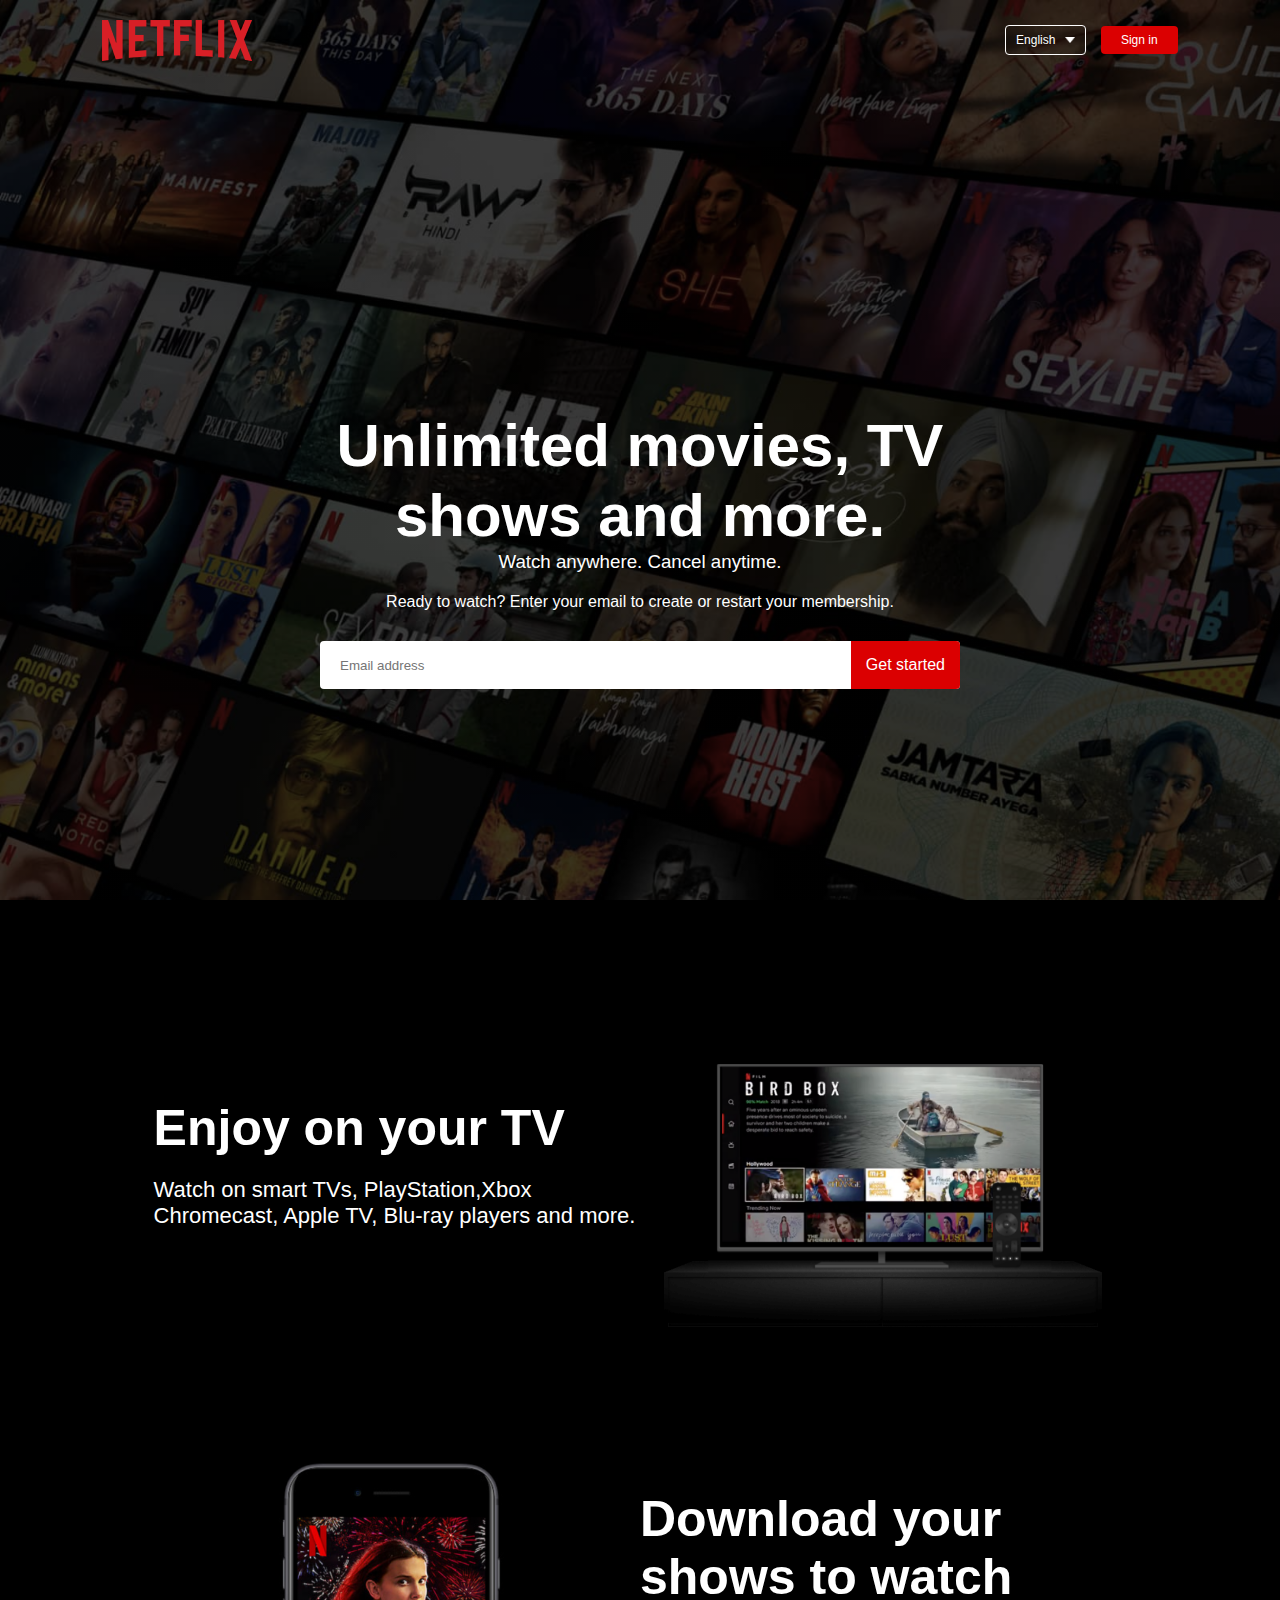
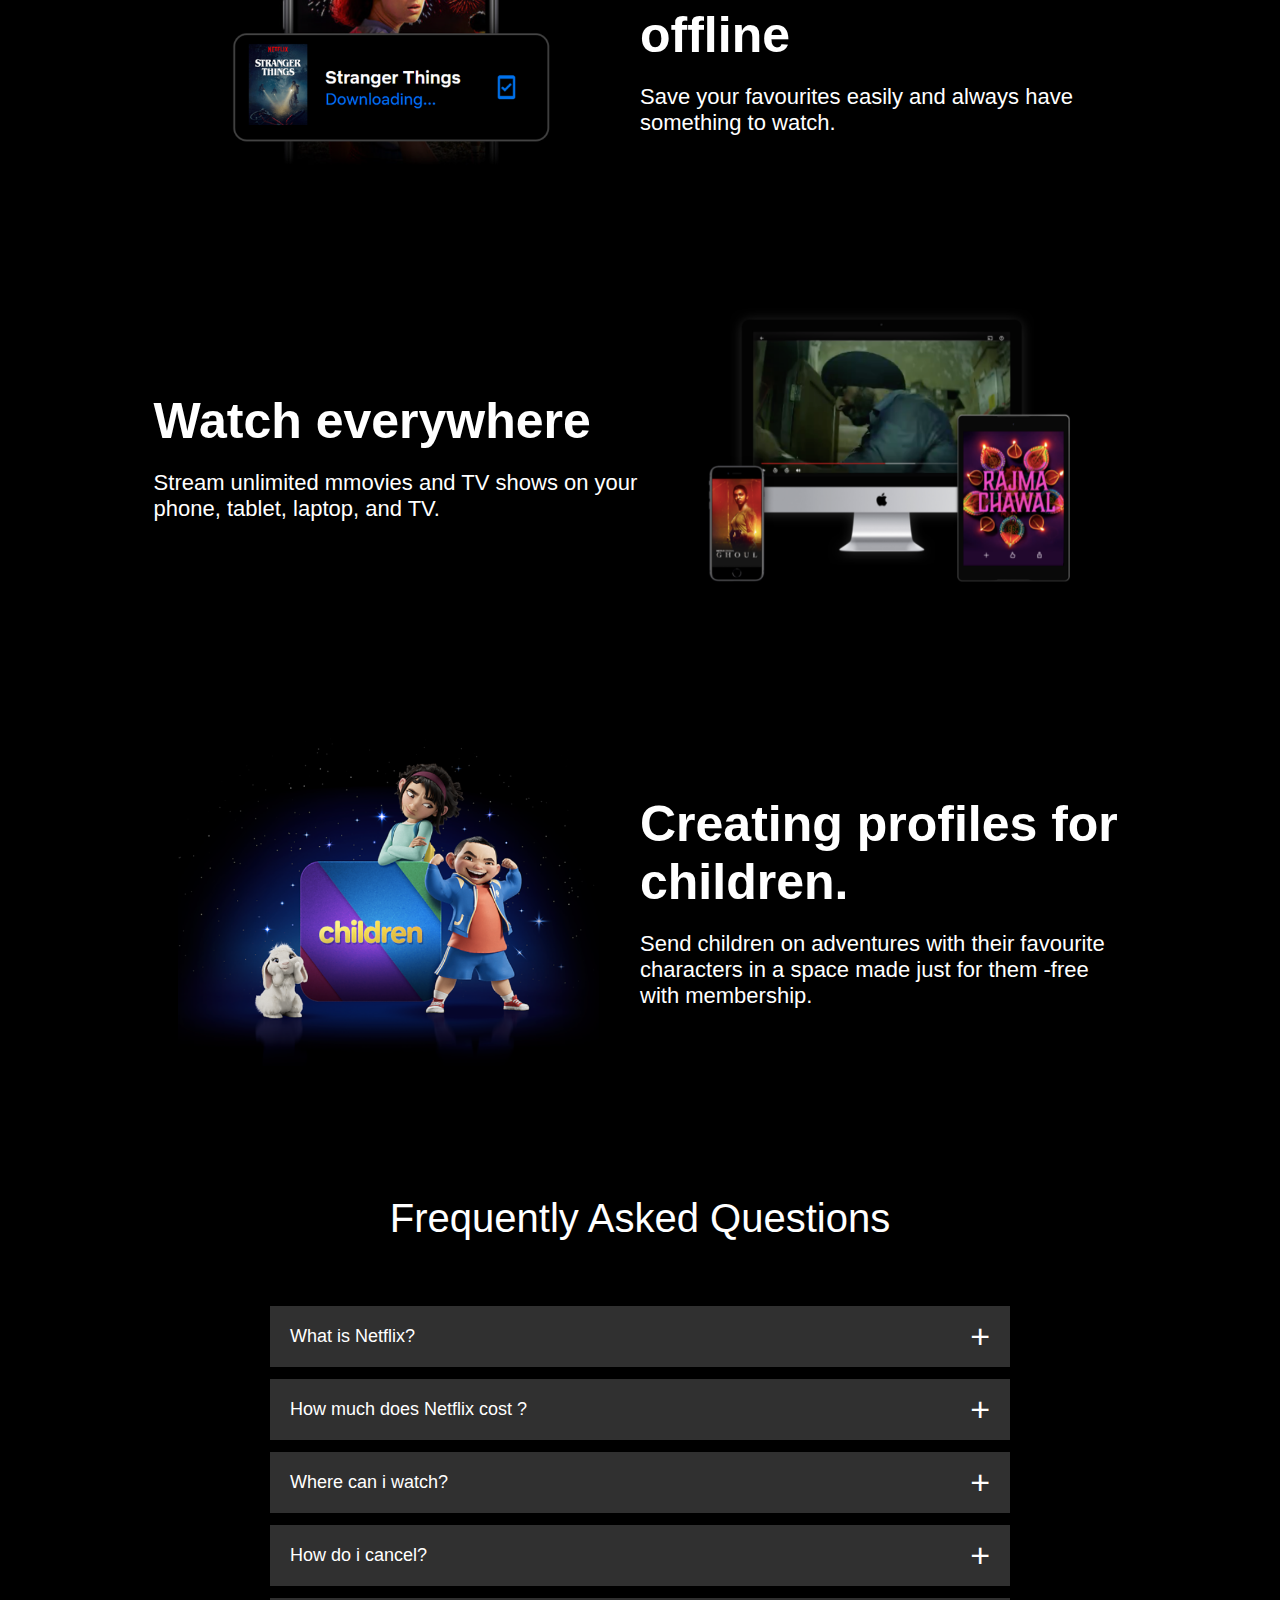
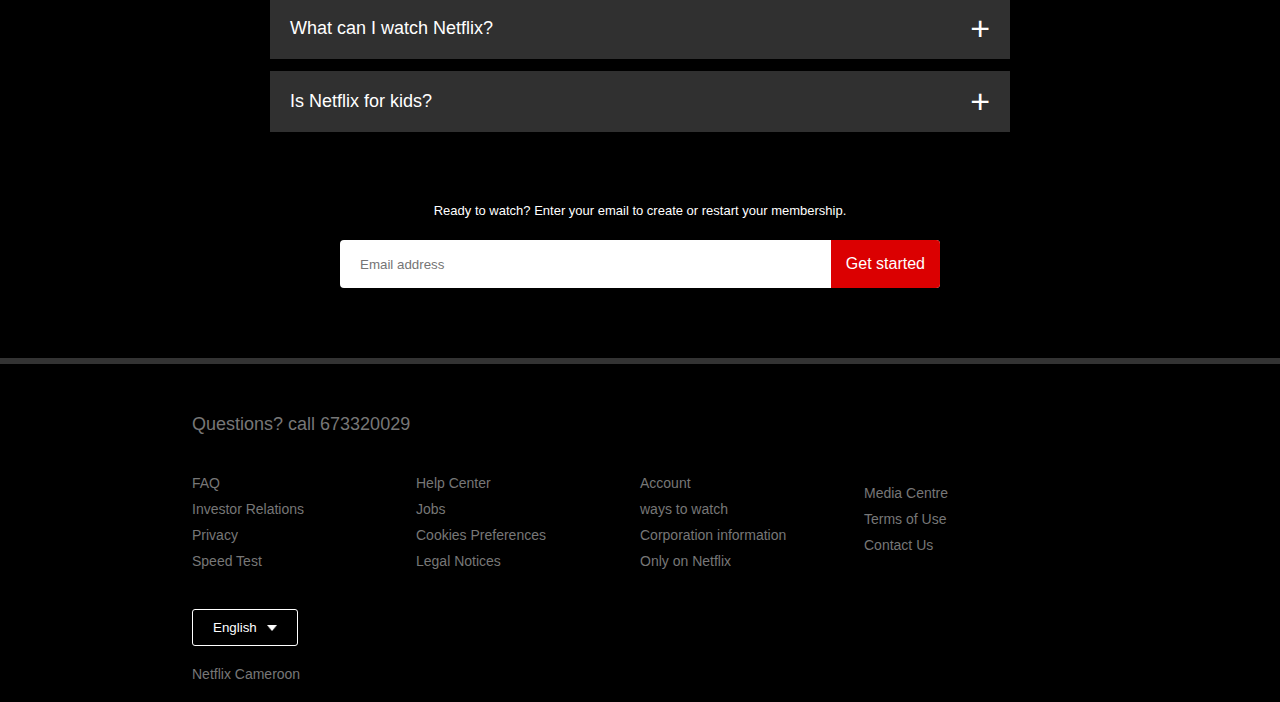
<file: Netflix Website/index.html>
<!DOCTYPE html>
<html>
    <head>
     <meta name="viewport" content="width=device=width, initial-scale=1.0">
     <title>Netflix Clone</title>
     <link rel="stylesheet" href="main.css">
    </head>
    
    <body>
    <!-- This starting the header page of the netflix official website -->
        <div class="header">
            <nav>
                <!-- This is the navigation bar -->
                <img src="images/logo.png" class="logo" alt="">
                <!-- Above is the netflix logo -->
                <div>
                    <button class="language-btn">English
                        <img src="images/down-icon.png" alt="">
                        <!-- This is the buttom of the English and the image is the low one you see  -->
                    </button>
                    <button class="status-btn">Sign in</button>
                </div>
            </nav>
<!-- End o-f the navigation bar -->

<!-- This is a section that is used to put the first content of the page  -->
<div class="header-content">
                <h1>Unlimited movies, TV shows and more.</h1>
                <h3>Watch anywhere. Cancel anytime.</h3>
                <p>Ready to watch? Enter your email to create or restart your membership.</p> 
                
                <!-- This is the signup form of the website -->
                <form class="email-signup">
                    <input type="email" placeholder="Email address" required>
                    <button class="dev"
                    type="submit">Get started</button>
                </form>
                <!-- End of the signup form of the website -->
            </div>
        </div>
<!-- End of the section -->

<!-- New section of the page(Which is for the feature of the page) -->
        <div class="features">
            <div class="row">
                <div class="text-col">
                    <h2>Enjoy on your TV</h2>
                    <p>Watch on smart TVs, PlayStation,Xbox Chromecast, Apple TV, Blu-ray players and more.</p>
                </div>
                <div class="img-col">
                   <img src="images/feature-1.png" alt=""> 
                </div>
            </div>
        
        <!-- End of the section of the page -->
<!-- New section feature. -->
        
            <div class="row">
                <div class="img-col">
                    <img src="images/feature-2.png" alt=""> 
                 </div>
                <div class="text-col">
                    <h2>Download your shows to watch offline</h2>
                    <p>Save your favourites easily and always have something to watch.</p>
                </div>
            </div>
        

            <div class="row">
                <div class="text-col">
                    <h2>Watch everywhere</h2>
                    <p>Stream unlimited mmovies and TV shows on your phone, tablet, laptop, and TV.</p>
                </div>
                <div class="img-col">
                   <img src="images/feature-3.png" alt=""> 
                </div>
            </div>
  
            <div class="row">
                <div class="img-col">
                    <img src="images/feature-4.png" alt=""> 
                 </div>
                <div class="text-col">
                    <h2>Creating profiles for children.</h2>
                    <p>Send children on adventures with their favourite characters in a space made just for them -free with membership.</p>
                </div>        
            </div>
        </div>
        <div class="faq">
            <h2>Frequently Asked Questions</h2>  
            <ul class="accordion">
                <li>
                    <input type="radio" name="accordion" id="first">
                    <label for="
                    first">What is Netflix?</label>
                    <div class="content">
                        <p>Lorem ipsum dolor sit amet consectetur, adipisicing elit. Voluptas saepe velit consectetur? Asperiores minus perspiciatis itaque deserunt officiis distinctio dolor vitae, exercitationem maxime debitis voluptates labore minima quam dignissimos sint.</p>
                    </div>
                </li>
                <li>
                    <input type="radio" name="accordion" id="second">
                    <label for="
                    second">How much does Netflix cost ?</label>
                    <div class="content">
                        <p>Lorem ipsum dolor sit amet consectetur, adipisicing elit. Voluptas saepe velit consectetur? Asperiores minus perspiciatis itaque deserunt officiis distinctio dolor vitae, exercitationem maxime debitis voluptates labore minima quam dignissimos sint.</p>
                    </div>
                </li>
                <li>
                    <input type="radio" name="accordion" id="third">
                    <label for="
                    third">Where can i watch?</label>
                    <div class="content">
                        <p>Lorem ipsum dolor sit amet consectetur, adipisicing elit. Voluptas saepe velit consectetur? Asperiores minus perspiciatis itaque deserunt officiis distinctio dolor vitae, exercitationem maxime debitis voluptates labore minima quam dignissimos sint.</p>
                    </div>
                </li>
                <li>
                    <input type="radio" name="accordion" id="fourth">
                    <label for="
                    fourth">How do i cancel?</label>
                    <div class="content">
                        <p>Lorem ipsum dolor sit amet consectetur, adipisicing elit. Voluptas saepe velit consectetur? Asperiores minus perspiciatis itaque deserunt officiis distinctio dolor vitae, exercitationem maxime debitis voluptates labore minima quam dignissimos sint.</p>
                    </div>
                </li>
                <li>
                    <input type="radio" name="accordion" id="fifth">
                    <label for="
                    fifth">What can I watch Netflix?</label>
                    <div class="content">
                        <p>Lorem ipsum dolor sit amet consectetur, adipisicing elit. Voluptas saepe velit consectetur? Asperiores minus perspiciatis itaque deserunt officiis distinctio dolor vitae, exercitationem maxime debitis voluptates labore minima quam dignissimos sint.</p>
                    </div>
                </li>
                <li>
                    <input type="radio" name="accordion" id="sixth">
                    <label for="
                    sixth">Is Netflix for kids?</label>
                    <div class="content">
                        <p>Lorem ipsum dolor sit amet consectetur, adipisicing elit. Voluptas saepe velit consectetur? Asperiores minus perspiciatis itaque deserunt officiis distinctio dolor vitae, exercitationem maxime debitis voluptates labore minima quam dignissimos sint.</p>
                    </div>
                </li>
            </ul>
            <small>Ready to watch? Enter your email to create or restart your membership.</small><form class="email-signup">
                <input type="email" placeholder="Email address" required>
                <button class="dev"
                type="submit">Get started</button>
     </div>
     <div class="footer">
        <h2>Questions? call 673320029</h2>
        <div class="row">
            <div class="col">
                <a href="#">FAQ</a>
                <a href="#">Investor Relations</a>
                <a href="#">Privacy</a>
                <a href="#">Speed Test</a>
            </div>
            <div class="col">
                <a href="#">Help Center</a>
                <a href="#">Jobs</a>
                <a href="#">Cookies Preferences</a>
                <a href="#">Legal Notices</a>
            </div>
            <div class="col">
                <a href="#">Account</a>
                <a href="#">ways to watch</a>
                <a href="#">Corporation information</a>
                <a href="#">Only on Netflix
            </div>
            <div class="col">
                <a href="#">Media Centre</a>
                <a href="#">Terms of Use</a>
                <a href="#">Contact Us</a>
                
            </div>
        </div>
        <button class="language-btn">English
            <img src="images/down-icon.png" alt="">
            <!-- This is the buttom of the English and the image is the low one you see  -->
        </button>
      <p class="copyright-text">Netflix Cameroon</p>
     </div>

        
    </body>
</html>
</file>
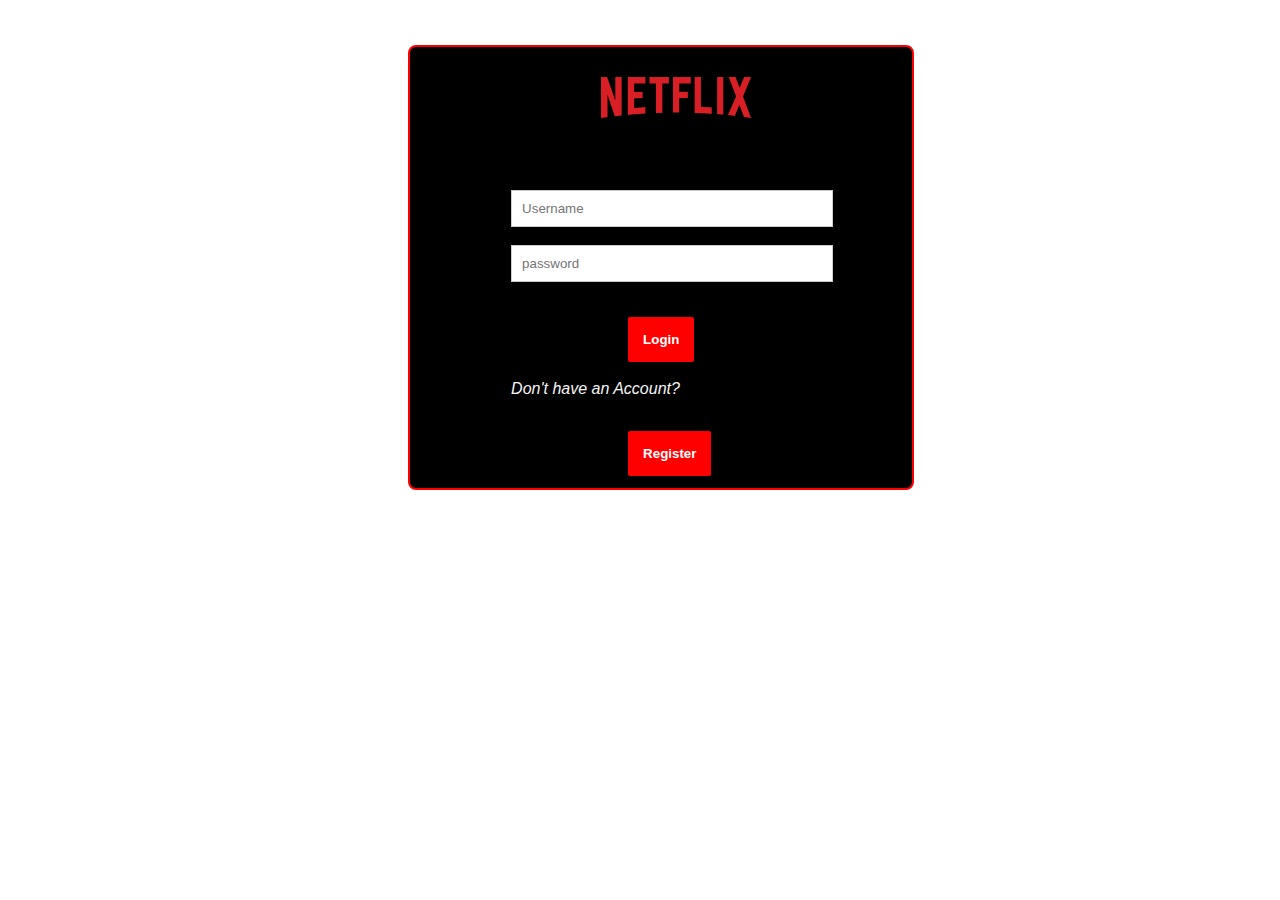
<file: Netflix Website/Login/Login.html>
<!DOCTYPE html>
<html>
    <head>
        <title> Nextflix's Login form</title> 
        
        <link rel="stylesheet" href="Login.css">
    </head>
    <body>
         <div class="container">
            <!-- <h1>Login</h1> -->
            <img src="images/logo.png" alt="">
            <br><br>
            <form action="/Login" method="post">
                <input type="text" name="username" placeholder="Username" required>
               <br><br>             
                  <input type="password" name="password" placeholder="password" required>
               <br><br>
                <button type="submit">Login</button>
                <p><i>Don't have an Account?</i></p>
                <button class="Register" type="submit">Register</button>
            </form>
            <!-- <p><i>Forgot password </i><a href="Registration.html"></a></p>
            <button type="submit">Register</button> -->
            <!-- <form class="lost">
                <input type="text" placeholder="Login with Facebook">
                <button class="study">Login</button>
            </form> -->
         </div>
    </body>
</html>
</file>
<file: Netflix Website/main.css>
*{
    margin: 0;
    padding: 0;
    font-family: sans-serif;
    box-sizing: border-box;
}
body{
    background: #000;
    color: #fff;
}

.header{
    width: 100%;
    height: 100vh;
    background-image: linear-gradient(rgba(0,0,0,0.7),rgba(0,0,0,0.7)), url(images/header-image.png);
    background-size: cover;
    background-position: center;
    padding: 10px 8%;
    position: relative;
}
nav{
    display:flex;
    align-items: center;
    justify-content: space-between;
    padding: 10px 0;
}
.logo{
    width: 150px;
    cursor:pointer;
}
nav button{
    border: 0;
    outline: 0;
    background: #db0001;
    color: #fff;
    padding:7px 20px;
    font-size: 12px;
    border-radius: 4px;
    margin-left: 10px;
    cursor:pointer;
}
/* nav button:hover{
    background: #fff;
    color: #db0001;
} */


.status-btn{
    background: #db0001;
    color: #fff;
    transition: 1s;
}
.status-btn:hover{
    background: #fff;
    color: #db0001;
}

.language-btn{
    display:inline-flex;
    align-items:center;
    background:  transparent;
    border: 1px solid #fff;
    padding: 7px 10px;
}
.language-btn img{
    width: 10px;
    margin-left: 10px;
     
}
.header-content{
    position:absolute;
    top:50%;
    left: 50%;
    transform: translate(-50%,-50%);
    text-align: center;
    margin-top: 100px;
}

.header-content h1{
    font-size: 60px;
    line-height: 70px;
    font-weight: 600;
    max-width:650px;
}

.header-content h3{
    font-weight: 400;
    margin-bottom:20px;
}    
.email-signup{
    background: #fff;
    border-radius: 4px;
    display: flex;
    align-items: center;
    margin-top: 30px;
    overflow: hidden;
}

.email-signup input{
    flex: 1;
    border: 0;
    outline: 0;
    margin-left: 20px;
}
.email-signup button{
    background: #db0001;
    border: 0;
    outline: 0;
    color:#fff;
    font-size: 16px;
    cursor:pointer;
    padding: 15px;
}
.dev{
    background: #db0001;
    color: #fff;
    transition: 1s;
}
.dev:hover{
    background: #000;
    color: #fff;
}


/* Features  */
.features{
    padding: 50px 12%;
    font-size: 22px;
}
.row{
    display:flex;    
    width: 100%;
    align-items: center;
    flex-wrap: wrap;
    padding:50px 0;
}
.text-col{
    flex-basis: 50%;
    margin-bottom: 20px;
}
.img-col{
    flex-basis: 50%;
    margin-bottom: 20px;
}
.img-col img{
    display: block;
    width: 90%;
    margin: auto;
}
.features h2{
    font-size: 50px;
     font-weight: 600;
    margin-bottom: 20px;
}

.faq{
   padding: 10px 12px;
   text-align: center;
   font-size: 18px; 
}

.faq h2{
    font-weight: 500;
    font-size: 40px;
}

.accordion{
    margin: 60px auto;
    width: 100%;
    max-width: 750px;
}

.accordion li{
    list-style: none;
    width: 100%;
    padding: 5px;
}

.accordion li label{
    display: flex;
    align-items: center;
    padding: 20px;
    font-size: 18px;
    font-weight: 500;
    background: #303030;
    margin-bottom: 2px;
    cursor: pointer;
    position:relative;
 }
label::after{
    content: '+';
    font-size: 34px;
    position: absolute;
    right: 20px;
    transition: transform 0.5s; 
}
 input[type="radio"]{
    display: none;
}
.accordion .content{
    background: #303030;
    text-align: left;
    padding: 0 20px;
    max-height: 0;
    overflow: hidden;
    transition: max-height 0.5s, padding 0.5s;  
}

.accordion input[type="radio"]:checked + label + .content{
    max-height: 600px;
    padding: 30px 20px;
} 

.accordion input[type="radio"]:checked + label::after{
 transform: rotate(135deg);   
}

.faq .email-signup{
    max-width: 600px;
    margin: 20px auto 60px;
}
.faq small{
    font-size: 13px;
}

.footer{
    padding: 50px 15% 10px;
    border-top: 6px solid #333;
    color: #777;
}
.footer h2{
    font-size: 18px;
    font-weight: 400;
    margin-bottom: 30px;
} 

.footer .col{
    flex-basis: 25%;
    flex-grow: 1;
    margin-bottom: 20px;
}

.footer .col a{
    display: block;
    text-decoration: none;
    color: #777;
    font-size: 14px;
    margin-bottom: 10px;
}

.footer .row{
    align-items: flex-start;
    padding: 10px 0;
}
.footer .language-btn{
    color: #fff;
    padding: 10px 20px;
    border-radius: 3px;
}
.copyright-text{
    font-size: 14px;
    margin-top: 20px;
    margin-bottom: 10px;
}

/* Media queries for small screen */

@media only screen and (max-width: 600px){
    .logo{
        width: 100px;
    }
nav button{
    padding: 5px 10px;
}
nav .language-btn{
    padding: 4px 8px;
}
.header-content{
    position: unset;
    transform: none;
    padding-top:150px;
}
.header-content h1{
    font-size: 30px;
}.email-signup{
    font-size: 12px;
    padding: 10px 15px;
}
.text-col, .img-col{
    flex-basis: 100%;
}
.features h1{
font-size: 30px;
}
.features p{
    font-size: 15px;
    }
.row:nth-child(2), .row:nth-child(4){
    flex-direction: column-reverse;
}
.features .row{
    padding: 10px 0;
}
.faq h2{
    font-size: 20px;
}
.accordion .content{
    font-size: 14px;
}
.accordion li label{
    font-size: 14;
    padding: 10px;
}
label::after{
    font-size: 22px;
}
}
</file>
<file: Netflix Website/Login/Login.css>
body{
    background-color: #ffffff;
    color: whitesmoke;
    font-family:  sans-serif;
}
.container{
    width: 300px;
    margin-top: 45px;
    margin-left: 400px;
    padding: 20px;
    border: 2px solid #ccc; 
    border-color: #ff0000;
    border-radius: 8px;
    background-image: linear-gradient(rgba(0.0,0,0.7),rgba(0.0,0,0.7), url(images/w.png));
    background-size: cover;
    background-position: center;
    padding: 10px 8%;
    position: relative;
    background-color: #000000;
    /* background-color: #000000; */
}
/* .lost{ */
    /* flex: 1;
    border: 0;
    outline: 0;
    margin-left: 20px;
}
.lost button{
    background: #db0001;
    border: 0;
    outline: 0;
    color:#fff;
    font-size: 16px;
    cursor:pointer;
    padding: 15px;
} */

.container img{
    width: 150px;
    margin-top: 20px;
    margin-left:90px;
    margin-bottom: 50px; 
}
h1{
    text-align: center;
}
input{
    width: 100%;
    padding: 10px;
    border: 1px solid #ccc;
}
button{
    background-color: #ff0000;
    color: white;
    margin-left: 115px;
    margin-top: 15px;
    font-weight: bold;
    padding: 15px;
    border-radius: 4px;
    border-style: solid;
    cursor: pointer;
    align-items: center;
    transition: 1s;
}
.container .Register{
    /* border-radius: 4px; */
    border-style: solid;
    cursor: pointer;
    align-items: center;
    transition: 1s;
    background-color: #ff0000;
    color: white;
    margin-left: 115px;
    font-weight: bold;
    padding: 15px;
}
button:hover{
    background-color: #fff;
    color: #ff0000;
    border:5px;
}

.message {
    text-align: center;
}
</file>
